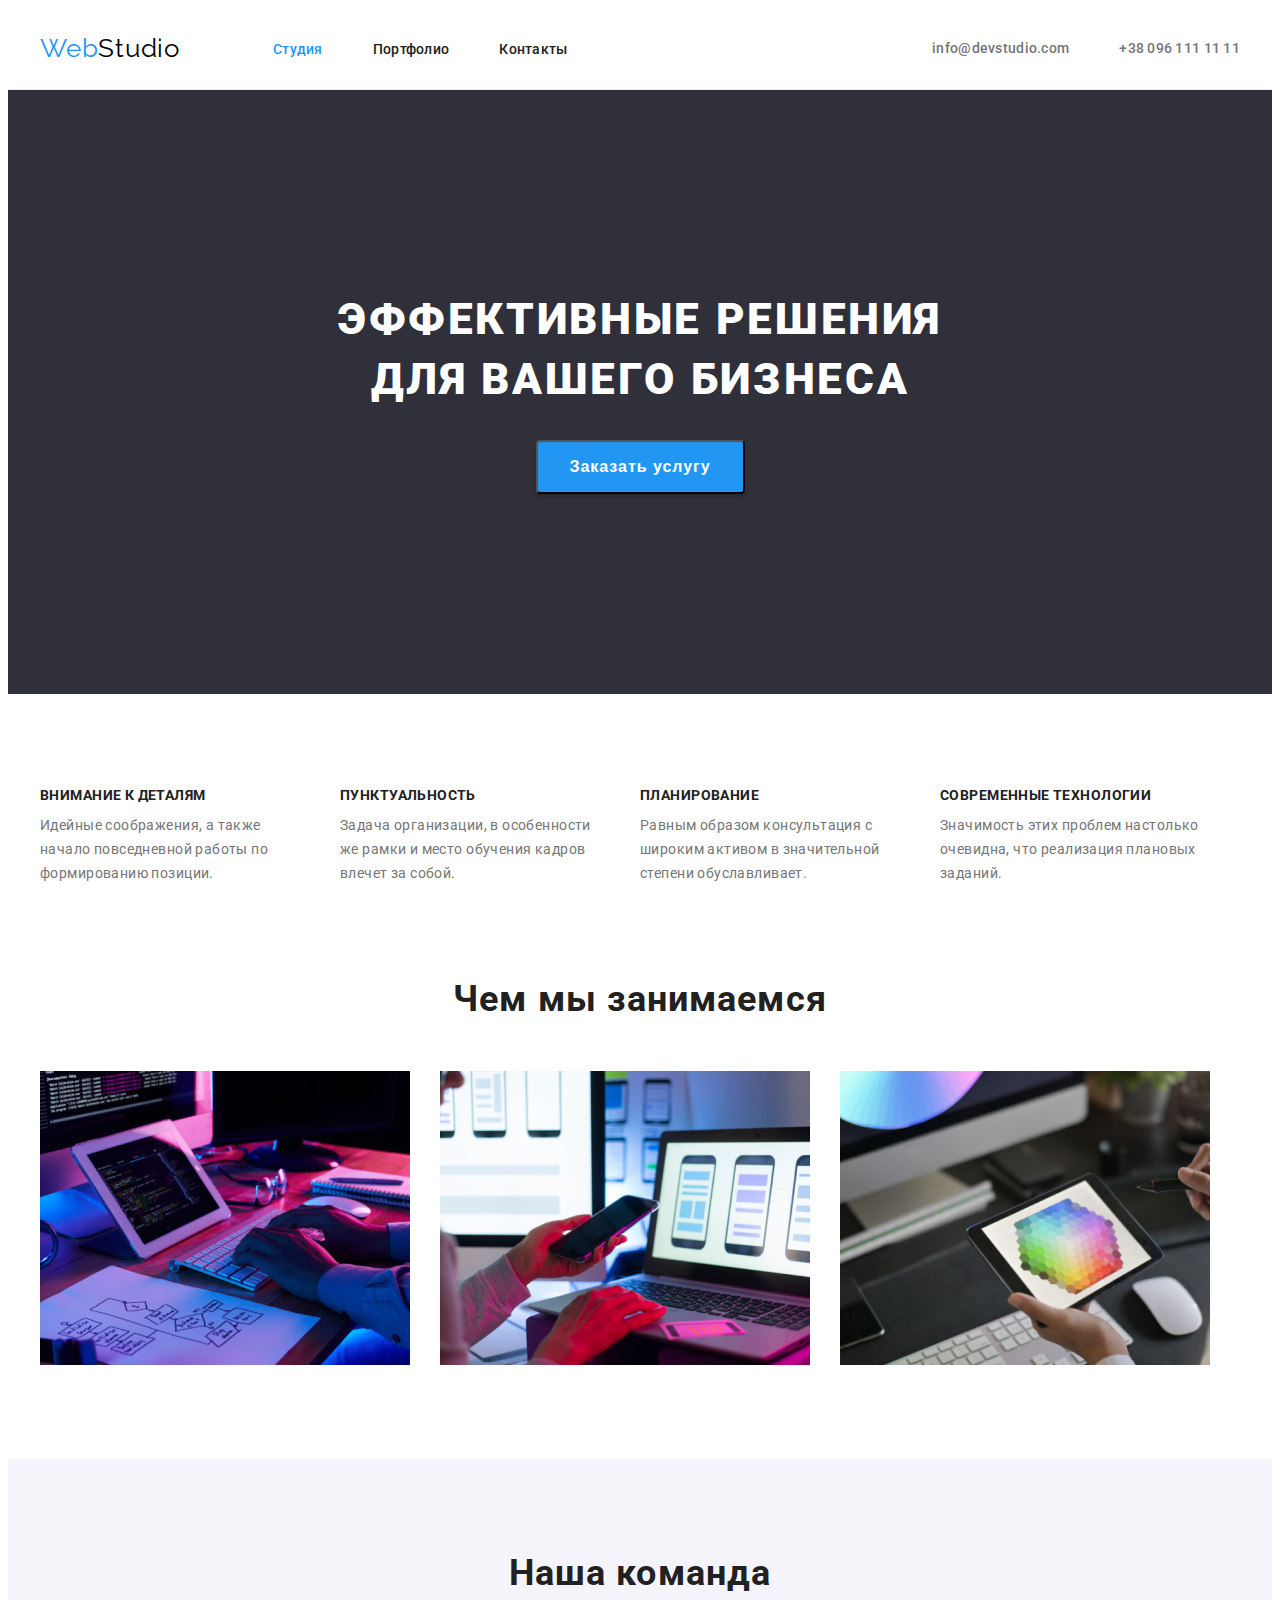
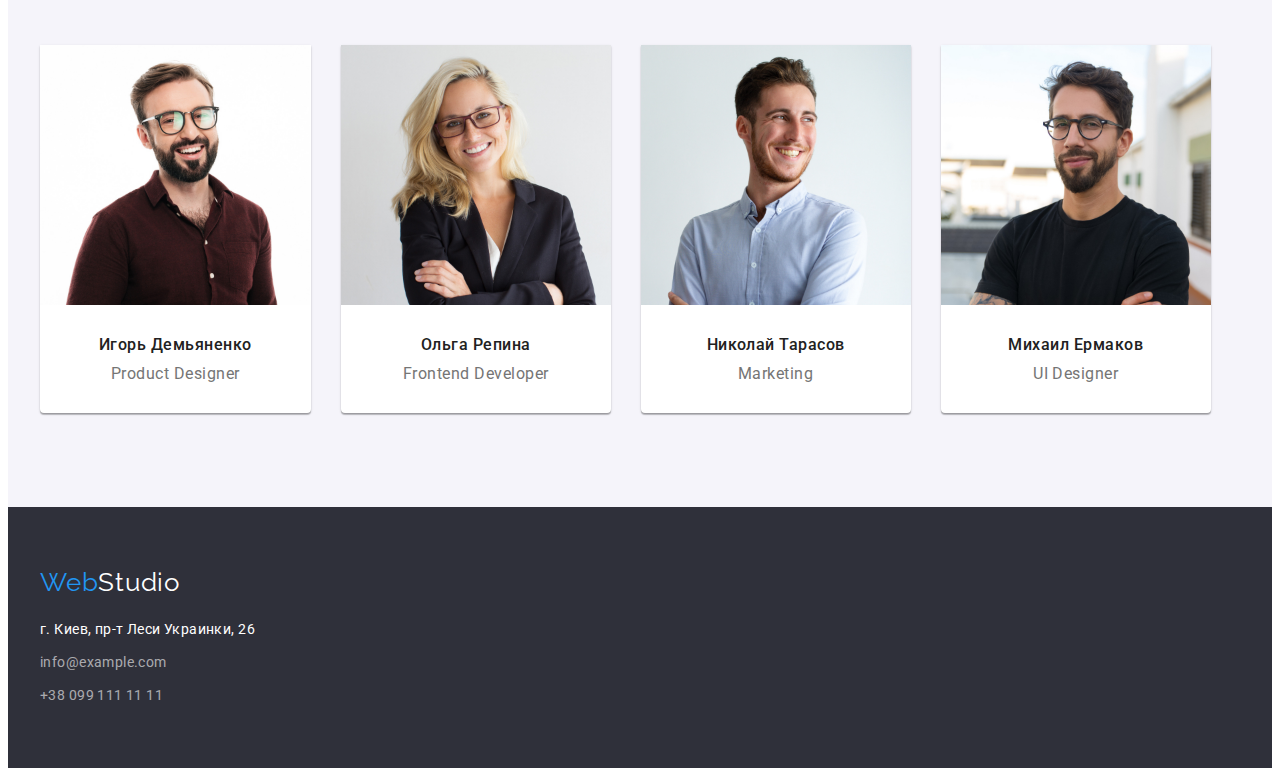
<file: index.html>
<!DOCTYPE html>
<html lang="ru">
  <head>
    <meta charset="UTF-8" />
    <meta http-equiv="X-UA-Compatible" content="IE=edge" />
    <meta name="viewport" content="width=device-width, initial-scale=1.0" />
    <title>Web Studio</title>
    <link
      href="https://fonts.googleapis.com/css2?family=Raleway:wght@700&family=Roboto:wght@400;500;700;900&display=swap"
      rel="stylesheet"
    />
    <link
      rel="stylesheet"
      href="https://cdnjs.cloudflare.com/ajax/libs/modern-normalize/1.1.0/modern-normalize.min.css"
      integrity="sha512-wpPYUAdjBVSE4KJnH1VR1HeZfpl1ub8YT/NKx4PuQ5NmX2tKuGu6U/JRp5y+Y8XG2tV+wKQpNHVUX03MfMFn9Q=="
      crossorigin="anonymous"
      referrerpolicy="no-referrer"
    />
    <link rel="stylesheet" href="./css/styles.css" />
  </head>
  <body>
    <header class="header">
      <div class="container main-nav">
        <a class="logo link" href=""><span class="logo-icon">Web</span>Studio</a>
        <!--Навигация-->
        <nav class="nav">
          <ul class="site-nav">
            <li class="site-nav-item">
              <a class="site-nav-link link current" href="./index.html">Студия</a>
            </li>
            <li class="site-nav-item">
              <a class="site-nav-link link" href="./portfolio.html">Портфолио</a>
            </li>
            <li class="site-nav-item"><a class="site-nav-link link" href="">Контакты</a></li>
          </ul>
        </nav>
        <!--Контакты-->
        <ul class="contacts">
          <li class="contacts-item">
            <a class="contacts-link link" href="mailto:info@devstudio.com"> info@devstudio.com</a>
          </li>
          <li class="contacts-item">
            <a class="contacts-link link" href="tel:+380961111111">+38 096 111 11 11</a>
          </li>
        </ul>
      </div>
    </header>
    <main>
      <!--Герой-->
      <section class="hero">
        <div class="container">
          <h1 class="hero-title">Эффективные решения <br />для вашего бизнеса</h1>
          <button class="hero-button" type="button">Заказать услугу</button>
        </div>
      </section>
      <!--Особенности-->
      <section class="section">
        <div class="container">
          <h2 class="visually-hidden">Особенности</h2>
          <ul class="feature-list">
            <li class="feature-item">
              <h3 class="feature">Внимание к деталям</h3>
              <p class="feature-text">
                Идейные соображения, а также начало повседневной работы по формированию позиции.
              </p>
            </li>
            <li class="feature-item">
              <h3 class="feature">Пунктуальность</h3>
              <p class="feature-text">
                Задача организации, в особенности же рамки и место обучения кадров влечет за собой.
              </p>
            </li>
            <li class="feature-item">
              <h3 class="feature">Планирование</h3>
              <p class="feature-text">
                Равным образом консультация с широким активом в значительной степени обуславливает.
              </p>
            </li>
            <li class="feature-item">
              <h3 class="feature">Современные технологии</h3>
              <p class="feature-text">
                Значимость этих проблем настолько очевидна, что реализация плановых заданий.
              </p>
            </li>
          </ul>
        </div>
      </section>
      <!--Чем мы занимаемся-->
      <section class="section work">
        <div class="container">
          <h2 class="section-title">Чем мы занимаемся</h2>
          <ul class="box-item">
            <li class="box">
              <img src="images/comp.jpg" alt="Computer" width="370" height="295" />
            </li>
            <li class="box">
              <img src="images/phone.jpg" alt="Phone" width="370" height="295" />
            </li>
            <li class="box">
              <img src="images/color.jpg" alt="Color" width="370" height="295" />
            </li>
          </ul>
        </div>
      </section>
      <!--Наша команда-->
      <section class="section comand">
        <div class="container">
          <h2 class="section-title">Наша команда</h2>
          <ul class="icon">
            <li class="icon-items">
              <img src="images/demianenko.jpg" alt="Demianenko" width="270" height="260" />
              <div class="subtitle-icon">
                <h3 class="section-avatar">Игорь Демьяненко</h3>
                <p class="icon-text">Product Designer</p>
              </div>
            </li>
            <li class="icon-items">
              <img src="images/repina.jpg" alt="Repina" width="270" height="260" />
              <div class="subtitle-icon">
                <h3 class="section-avatar">Ольга Репина</h3>
                <p class="icon-text">Frontend Developer</p>
              </div>
            </li>
            <li class="icon-items">
              <img src="images/tarasov.jpg" alt="Tarasov" width="270" height="260" />
              <div class="subtitle-icon">
                <h3 class="section-avatar">Николай Тарасов</h3>
                <p class="icon-text">Marketing</p>
              </div>
            </li>
            <li class="icon-items">
              <img src="images/ermakov.jpg" alt="Ermakov" width="270" height="260" />
              <div class="subtitle-icon">
                <h3 class="section-avatar">Михаил Ермаков</h3>
                <p class="icon-text">UI Designer</p>
              </div>
            </li>
          </ul>
        </div>
      </section>
    </main>

    <footer class="footer">
      <div class="container">
        <a class="logo-footer link" href=""><span class="footer-icon">Web</span>Studio</a>

        <address>
          <ul class="footer-list">
            <li class="footer-items">
              <a class="footer-addres link" href="https://goo.gl/maps/AxwCZDzG8Fguy3GU9"
                >г. Киев, пр-т Леси Украинки, 26</a
              >
            </li>
            <li class="footer-items">
              <a class="footer-contacts link" href="info@example.com">info@example.com</a>
            </li>
            <li class="footer-items">
              <a class="footer-contacts link" href="+380991111111">+38 099 111 11 11</a>
            </li>
          </ul>
        </address>
      </div>
    </footer>
  </body>
</html>
</file>
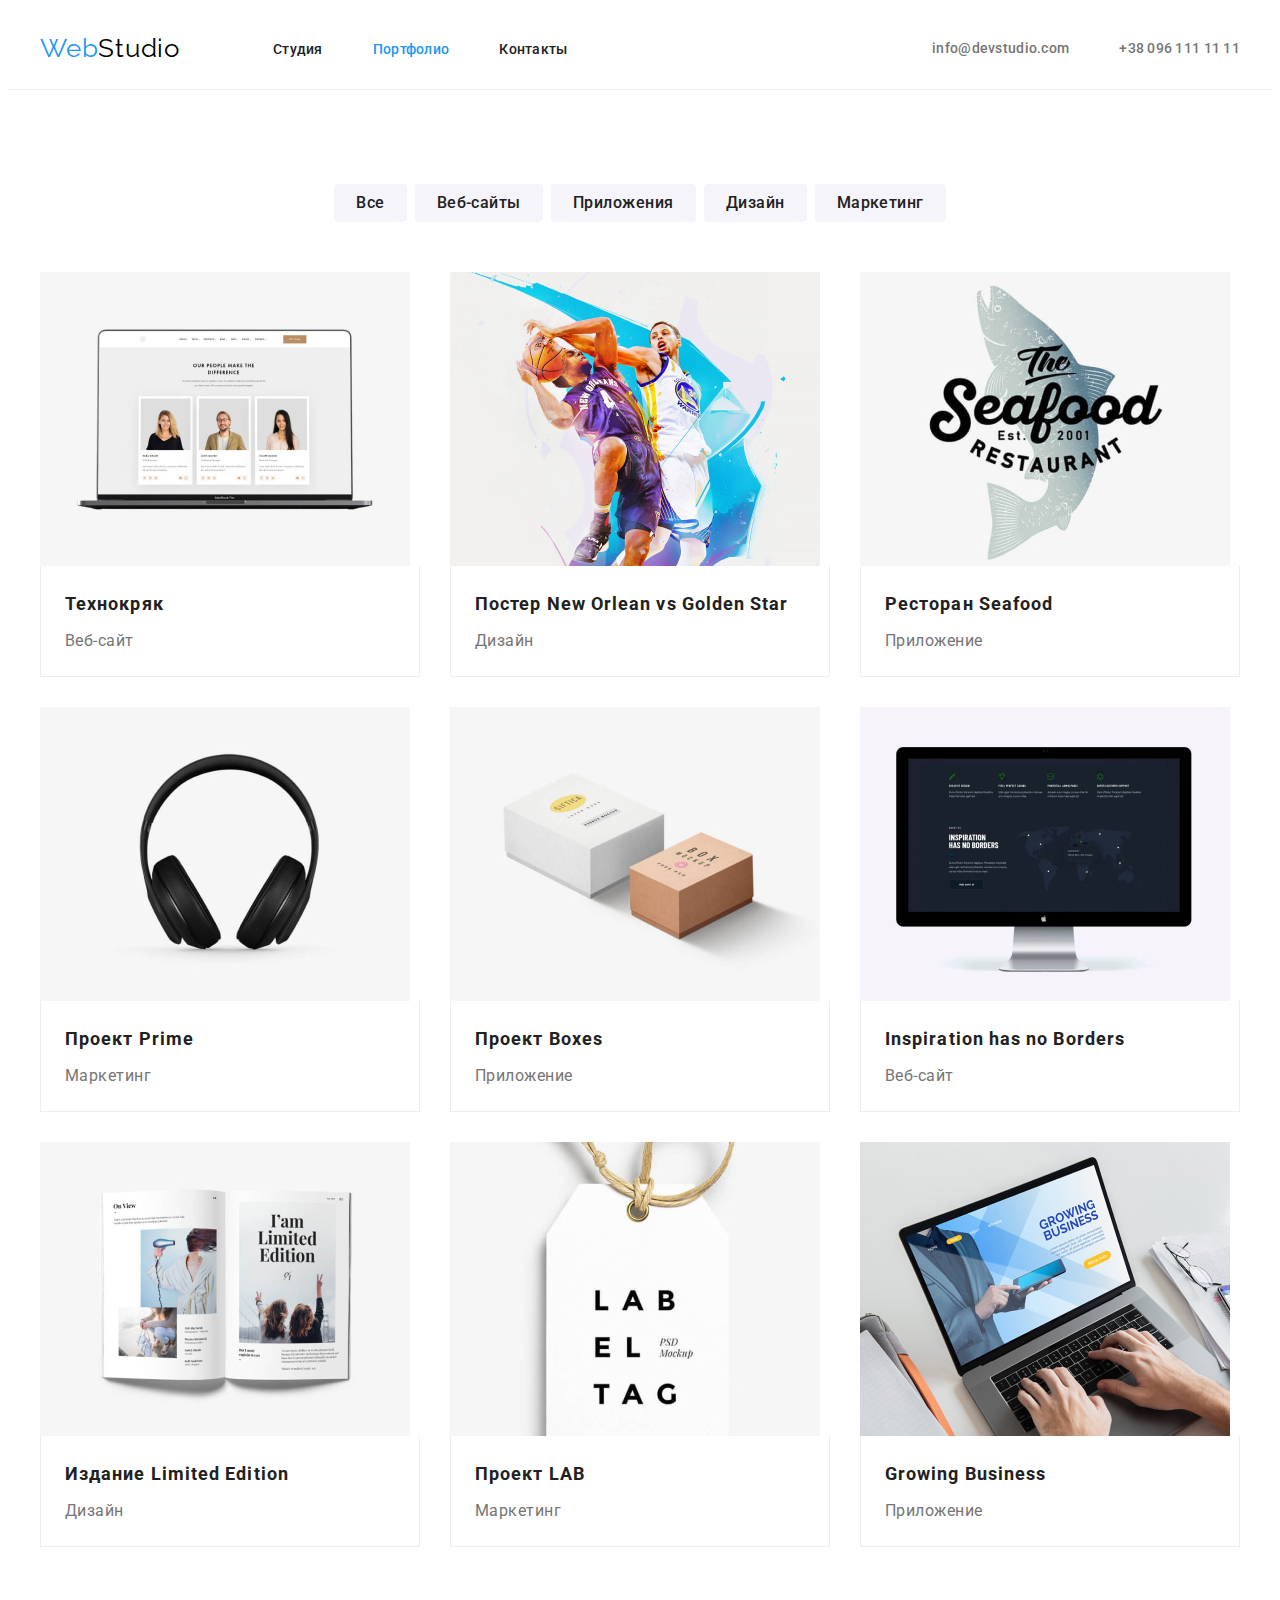
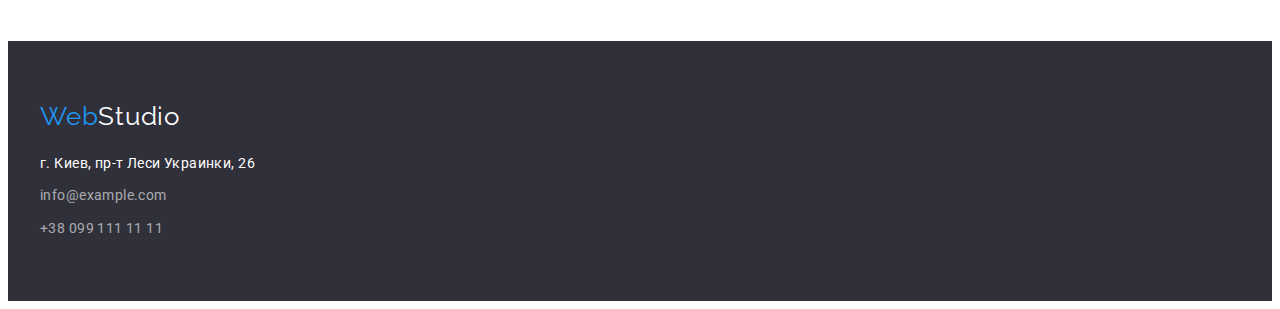
<file: portfolio.html>
<!DOCTYPE html>
<html lang="ru">
  <head>
    <meta charset="UTF-8" />
    <meta http-equiv="X-UA-Compatible" content="IE=edge" />
    <meta name="viewport" content="width=device-width, initial-scale=1.0" />
    <title>Portfolio</title>
    <link
      href="https://fonts.googleapis.com/css2?family=Raleway:wght@700&family=Roboto:wght@400;500;700;900&display=swap"
      rel="stylesheet"
    />
    <link
      rel="stylesheet"
      href="https://cdnjs.cloudflare.com/ajax/libs/modern-normalize/1.1.0/modern-normalize.min.css"
      integrity="sha512-wpPYUAdjBVSE4KJnH1VR1HeZfpl1ub8YT/NKx4PuQ5NmX2tKuGu6U/JRp5y+Y8XG2tV+wKQpNHVUX03MfMFn9Q=="
      crossorigin="anonymous"
      referrerpolicy="no-referrer"
    />
    <link rel="stylesheet" href="./css/styles.css" />
  </head>
  <body>
    <header class="header">
      <div class="container main-nav">
        <a class="logo link" href=""><span class="logo-icon">Web</span>Studio</a>
        <nav class="nav">
          <ul class="site-nav">
            <li class="site-nav-item">
              <a class="site-nav-link link" href="./index.html">Студия</a>
            </li>
            <li class="site-nav-item">
              <a class="site-nav-link link current" href="./portfolio.html">Портфолио</a>
            </li>
            <li class="site-nav-item"><a class="site-nav-link link" href="">Контакты</a></li>
          </ul>
        </nav>
        <ul class="contacts">
          <li class="contacts-item">
            <a class="contacts-link link" href="mailto:info@devstudio.com"> info@devstudio.com</a>
          </li>
          <li class="contacts-item">
            <a class="contacts-link link" href="tel:+380961111111">+38 096 111 11 11</a>
          </li>
        </ul>
      </div>
    </header>
    <main>
      <section class="section">
        <div class="container">
          <!--фильтр-->
          <h1 class="visually-hidden">Portfolio</h1>
          <ul class="btn-list">
            <li class="btn-items">
              <button class="btn" type="button">Все</button>
            </li>
            <li class="btn-items">
              <button class="btn" type="button">Веб-сайты</button>
            </li>
            <li class="btn-items">
              <button class="btn" type="button">Приложения</button>
            </li>
            <li class="btn-items">
              <button class="btn" type="button">Дизайн</button>
            </li>
            <li class="btn-items">
              <button class="btn" type="button">Маркетинг</button>
            </li>
          </ul>

          <!--Галерея фото-->
          <ul class="photo-list">
            <li class="photo">
              <a class="link" href="">
                <img src="./images/notebook.jpg" alt="technokryak" width="370" height="294" />
                <div class="border">
                  <h2 class="portfolio-items">Технокряк</h2>
                  <p class="portfolio-text">Веб-сайт</p>
                </div>
              </a>
            </li>
            <li class="photo">
              <a class="link" href="">
                <img
                  src="./images/basketball.jpg"
                  alt="poster-new-orlean-vs-srat"
                  width="370"
                  height="294"
                />
                <div class="border">
                  <h2 class="portfolio-items">Постер New Orlean vs Golden Star</h2>
                  <p class="portfolio-text">Дизайн</p>
                </div>
              </a>
            </li>
            <li class="photo">
              <a class="link" href="">
                <img src="./images/restaurant.jpg" alt="seafood" width="370" height="294" />
                <div class="border">
                  <h2 class="portfolio-items">Ресторан Seafood</h2>
                  <p class="portfolio-text">Приложение</p>
                </div>
              </a>
            </li>
            <li class="photo">
              <a class="link" href="">
                <img src="./images/headphones.jpg" alt="project-prime" width="370" height="294" />
                <div class="border">
                  <h2 class="portfolio-items">Проект Prime</h2>
                  <p class="portfolio-text">Маркетинг</p>
                </div>
              </a>
            </li>
            <li class="photo">
              <a class="link" href="">
                <img src="./images/box.jpg" alt="project-boxes" width="370" height="294" />
                <div class="border">
                  <h2 class="portfolio-items">Проект Boxes</h2>
                  <p class="portfolio-text">Приложение</p>
                </div>
              </a>
            </li>
            <li class="photo">
              <a class="link" href="">
                <img
                  src="./images/monitor.jpg"
                  alt="isipiration-has-no-border"
                  width="370"
                  height="294"
                />
                <div class="border">
                  <h2 class="portfolio-items">Inspiration has no Borders</h2>
                  <p class="portfolio-text">Веб-сайт</p>
                </div>
              </a>
            </li>
            <li class="photo">
              <a class="link" href="">
                <img src="./images/book.jpg" alt="limited-edition" width="370" height="294" />
                <div class="border">
                  <h2 class="portfolio-items">Издание Limited Edition</h2>
                  <p class="portfolio-text">Дизайн</p>
                </div>
              </a>
            </li>
            <li class="photo">
              <a class="link" href="">
                <img src="./images/labeltag.jpg" alt="project-lab" width="370" height="294" />
                <div class="border">
                  <h2 class="portfolio-items">Проект LAB</h2>
                  <p class="portfolio-text">Маркетинг</p>
                </div>
              </a>
            </li>
            <li class="photo">
              <a class="link" href="">
                <img
                  src="./images/growingbusiness.jpg"
                  alt="growing-business"
                  width="370"
                  height="294"
                />
                <div class="border">
                  <h2 class="portfolio-items">Growing Business</h2>
                  <p class="portfolio-text">Приложение</p>
                </div>
              </a>
            </li>
          </ul>
        </div>
      </section>
    </main>

    <footer class="footer">
      <div class="container">
        <a class="logo-footer link" href=""><span class="footer-icon">Web</span>Studio</a>

        <address>
          <ul class="footer-list">
            <li class="footer-items">
              <a class="footer-addres link" href="https://goo.gl/maps/AxwCZDzG8Fguy3GU9"
                >г. Киев, пр-т Леси Украинки, 26</a
              >
            </li>
            <li class="footer-items">
              <a class="footer-contacts link" href="info@example.com">info@example.com</a>
            </li>
            <li><a class="footer-contacts link" href="+380991111111">+38 099 111 11 11</a></li>
          </ul>
        </address>
      </div>
    </footer>
  </body>
</html>
</file>
<file: css/styles.css>
:root {
  --primary-text-color: #757575;
  --title-text-color: #212121;
  --accent-color: #2196f3;
  --white-color: #ffffff;
  --section-color: #2f303a;
}

body {
  background-color: var(--white-color);
  color: var(--primary-text-color);
  font-family: Roboto, sans-serif;
}

/* сброс стилей */
h1,
h2,
h3,
p {
  margin: 0;
}

/*для скрытия маркеров и боковых отступов*/
ul {
  list-style: none;
  padding: 0;
  margin: 0;
}

/*для скрытия подчеркивания*/
.link {
  text-decoration: none;
}

/* скрытие заголовков */
.visually-hidden {
  position: absolute;
  width: 1px;
  height: 1px;
  margin: -1px;
  border: 0;
  padding: 0;
  white-space: nowrap;
  clip-path: inset(100%);
  clip: rect(0 0 0 0);
  overflow: hidden;
}

/* для центрирования и ограничечения контента по ширине */
.container {
  width: 1200px;
  margin: 0 auto;
  padding-left: 15px;
  padding-right: 15px;
}

/* Верхний и нижний отступ */
.section {
  padding: 94px 0;
}

/* image */
img {
  display: block;
  max-width: 100%;
  height: auto;
}

/*логотип*/
.logo {
  margin-right: 93px;
  color: #000000;
  font-family: Raleway;
  font-size: 26px;
  line-height: 1.19;
  letter-spacing: 0.03em;
}

.logo-icon {
  color: var(--accent-color);
}

/*навигация*/
.main-nav {
  display: flex;
  align-items: center;
  padding-top: 25px;
  padding-bottom: 25px;
}
.site-nav {
  display: flex;
}

.site-nav-item:not(:last-child) {
  margin-right: 50px;
}

.site-nav-link {
  color: var(--title-text-color);
  font-weight: 500;
  font-size: 14px;
  line-height: 1.14;
  letter-spacing: 0.02em;
}
.site-nav-link:hover,
.site-nav-link:focus {
  color: var(--accent-color);
}

.site-nav .link.current {
  color: var(--accent-color);
}
/*контакты*/
.contacts {
  display: flex;
  margin-left: auto;
}

.contacts-item:not(:last-child) {
  margin-right: 50px;
}

.contacts-link {
  color: var(--primary-text-color);
  font-weight: 500;
  font-size: 14px;
  line-height: 1.4;
  letter-spacing: 0.02em;
}

.contacts-link:hover,
.contacts-link:focus {
  color: var(--accent-color);
}

/* рамка под хедером */
.header {
  border-bottom: 1px solid #ececec;
}

/*index.html*/

/*hero*/
.hero {
  padding: 200px 0;
  text-align: center;
  margin: 0 auto;
  background-color: var(--section-color);
}

.hero-title {
  margin-bottom: 30px;

  color: var(--white-color);
  font-weight: 900;
  font-size: 44px;
  line-height: 1.36;
  letter-spacing: 0.06em;
  text-transform: uppercase;
}

.hero-button {
  align-items: center;
  text-align: center;
  letter-spacing: 0.06em;

  padding: 10px 32px;
  min-width: 200px;
  min-height: 50px;
  box-shadow: 0px 4px 4px rgba(0, 0, 0, 0.15);
  border-radius: 4px;

  background-color: var(--accent-color);
  color: var(--white-color);
  cursor: pointer;
  font-weight: 700;
  font-size: 16px;
  line-height: 1.88;
}

.hero-button:hover,
.hero-button:focus {
  background-color: #188ce8;
}

/*Особенности*/
.feature-list {
  display: flex;
  flex-wrap: wrap;
}

.feature-item {
  width: 270px;
  margin-right: 30px;
}

.feature-item:last-child {
  margin-right: 0;
}

.feature {
  color: var(--title-text-color);
  font-weight: 700;
  font-size: 14px;
  line-height: 1.14;
  letter-spacing: 0.03em;
  text-transform: uppercase;
  margin-top: 0;
  margin-bottom: 10px;
}

.feature-text {
  font-size: 14px;
  line-height: 1.71;
  letter-spacing: 0.03em;
}

/*чем мы занимаемся & наша команда*/
.work {
  padding-top: 0;
}
.section-title {
  margin-bottom: 50px;
  color: var(--title-text-color);
  font-weight: 700;
  font-size: 36px;
  line-height: 1.16;
  letter-spacing: 0.03em;
  text-align: center;
}

.box-item {
  display: flex;
  flex-wrap: wrap;
}
.box {
  margin-right: 30px;
}

.box:last-child {
  margin-right: 0;
}

/*наша команда*/
.comand {
  background-color: #f5f4fa;
}

.icon {
  display: flex;
  flex-wrap: wrap;
}

.icon-items {
  margin-right: 30px;
  background-color: #ffffff;
  box-shadow: 0px 1px 3px rgba(0, 0, 0, 0.12), 0px 1px 1px rgba(0, 0, 0, 0.14),
    0px 2px 1px rgba(0, 0, 0, 0.2);
  border-radius: 0px 0px 4px 4px;
}

.icon-items:last-child {
  margin-right: 0;
}

.subtitle-icon {
  padding: 30px 59px;
}

.section-avatar {
  margin-bottom: 10px;

  color: var(--title-text-color);
  font-weight: 500;
  font-size: 16px;
  line-height: 1.19;
  letter-spacing: 0.03em;

  text-align: center;
}

.icon-text {
  font-size: 16px;
  line-height: 1.19;
  letter-spacing: 0.03em;

  text-align: center;
}

/*footer*/
.footer {
  padding: 60px 0;
  background-color: var(--section-color);
}

.logo-footer {
  display: inline-block;
  margin-bottom: 20px;
  color: var(--white-color);
  font-family: Raleway;
  font-size: 26px;
  line-height: 1.19;
  letter-spacing: 0.03em;
}

.footer-icon {
  color: var(--accent-color);
}

.footer-items {
  margin-bottom: 9px;
}

.footer-items:last-child {
  margin-bottom: 0px;
}

.footer-addres {
  font-style: normal;
  color: var(--white-color);
  background-color: var(--section-color);
  font-size: 14px;
  line-height: 1.71;
  letter-spacing: 0.03em;
}

.footer-contacts {
  font-style: normal;
  color: rgba(255, 255, 255, 0.6);
  background-color: var(--section-color);
  font-size: 14px;
  line-height: 1.71;
  letter-spacing: 0.03em;
}

.footer-contacts:hover,
.footer-contacts:focus {
  color: var(--accent-color);
}

/*Portfolio*/
/*buttons*/
.btn-list {
  display: flex;
  justify-content: center;
  margin-bottom: 50px;
}

.btn-items {
  margin-right: 8px;
}

.btn-items:last-child {
  margin-right: 0;
}

.btn {
  padding: 6px 22px;
  border-radius: 4px;
  border: transparent;

  background-color: #f5f4fa;
  color: var(--title-text-color);
  cursor: pointer;
  font-family: inherit;
  font-weight: 500;
  font-size: 16px;
  line-height: 1.62;
  letter-spacing: 0.03em;

  text-align: center;
}

.btn:hover,
.btn:focus {
  background-color: var(--accent-color);
  color: var(--white-color);
}

.photo-list {
  display: flex;
  flex-wrap: wrap;
}

.photo {
  width: calc((100% - 60px) / 3);
  margin-right: 30px;
  margin-bottom: 30px;
}

.photo:nth-child(3n) {
  margin-right: 0;
}

.photo:nth-last-child(-n + 3) {
  margin-bottom: 0;
}

.photo > .link {
  margin-bottom: 0;
}

/*галлерея фото*/
.portfolio-items {
  margin-bottom: 4px;
  color: var(--title-text-color);
  font-weight: 700;
  font-size: 18px;
  line-height: 2;

  letter-spacing: 0.06em;
}

.portfolio-text {
  font-size: 16px;
  line-height: 1.87;
  letter-spacing: 0.03em;
  color: var(--primary-text-color);
}

.border {
  padding: 20px 24px;
  border-left: 1px solid #eeeeee;
  border-right: 1px solid #eeeeee;
  border-bottom: 1px solid #eeeeee;
}
</file>
